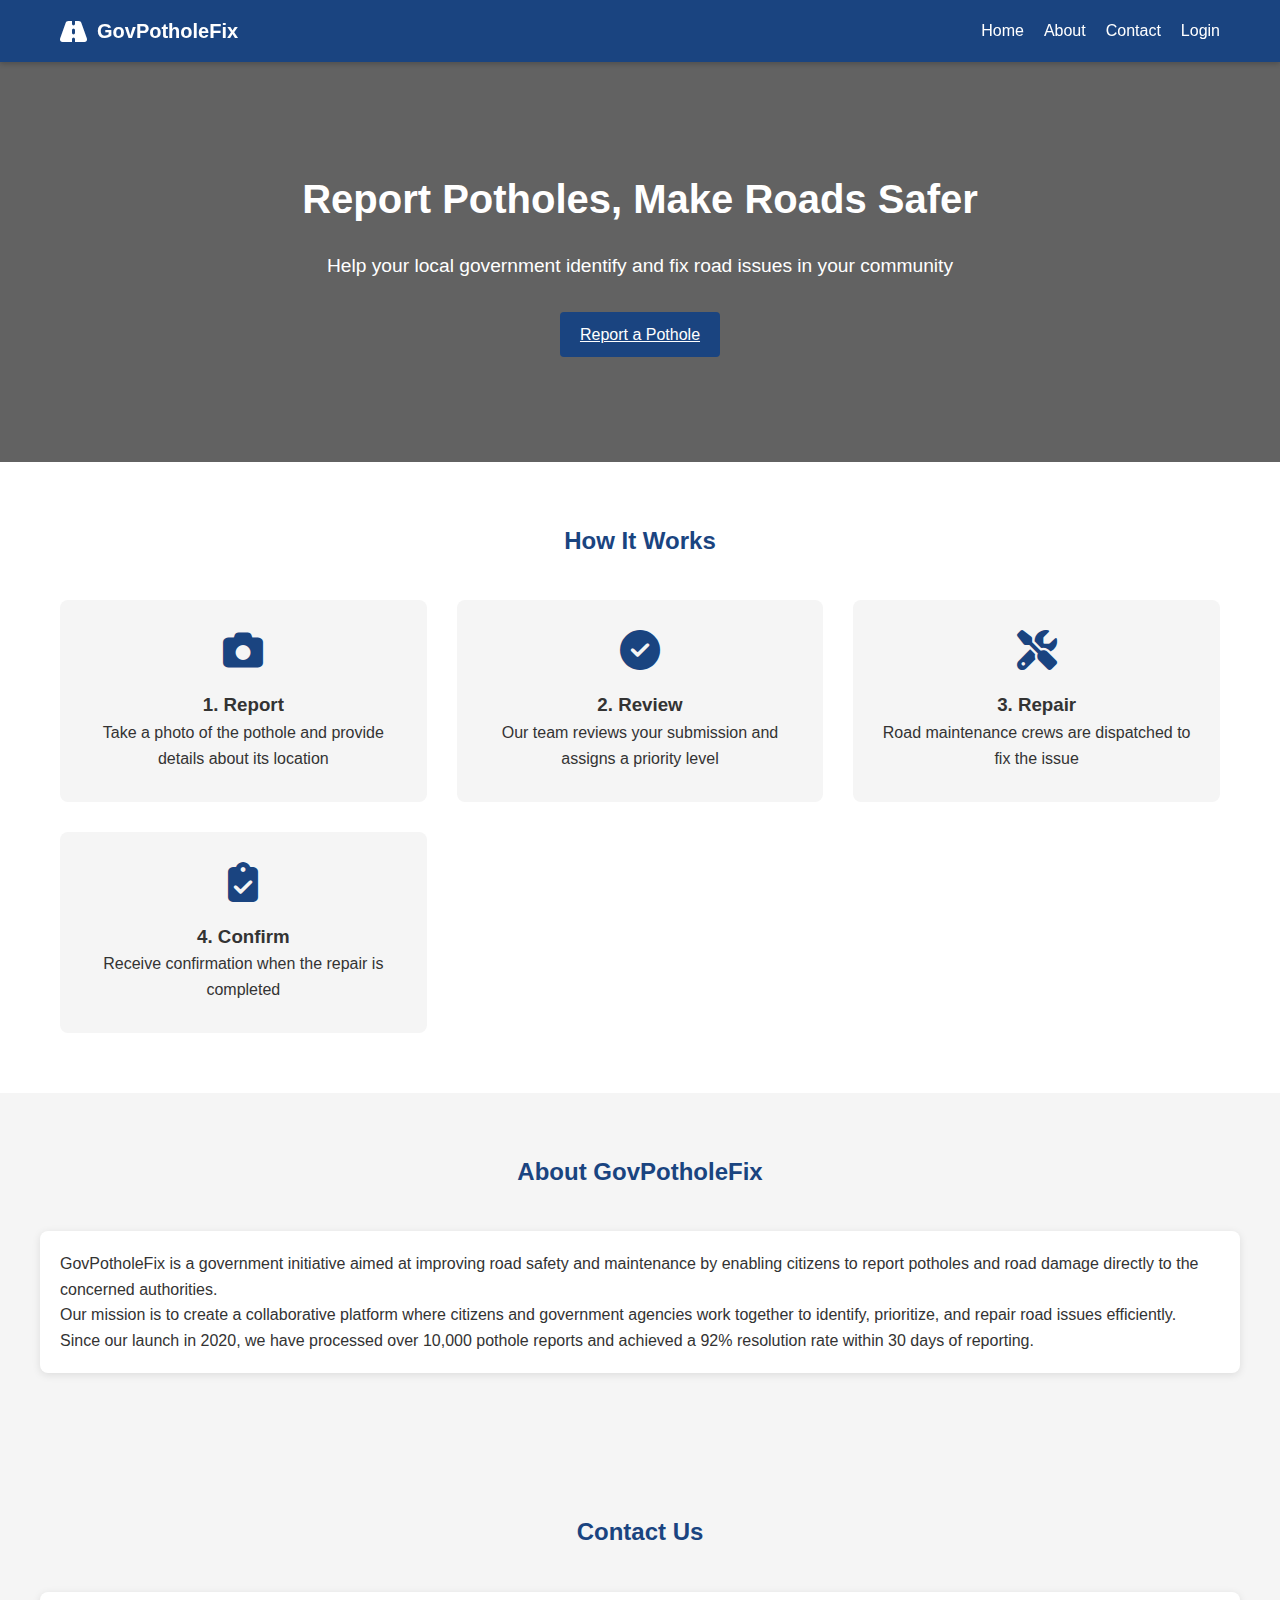
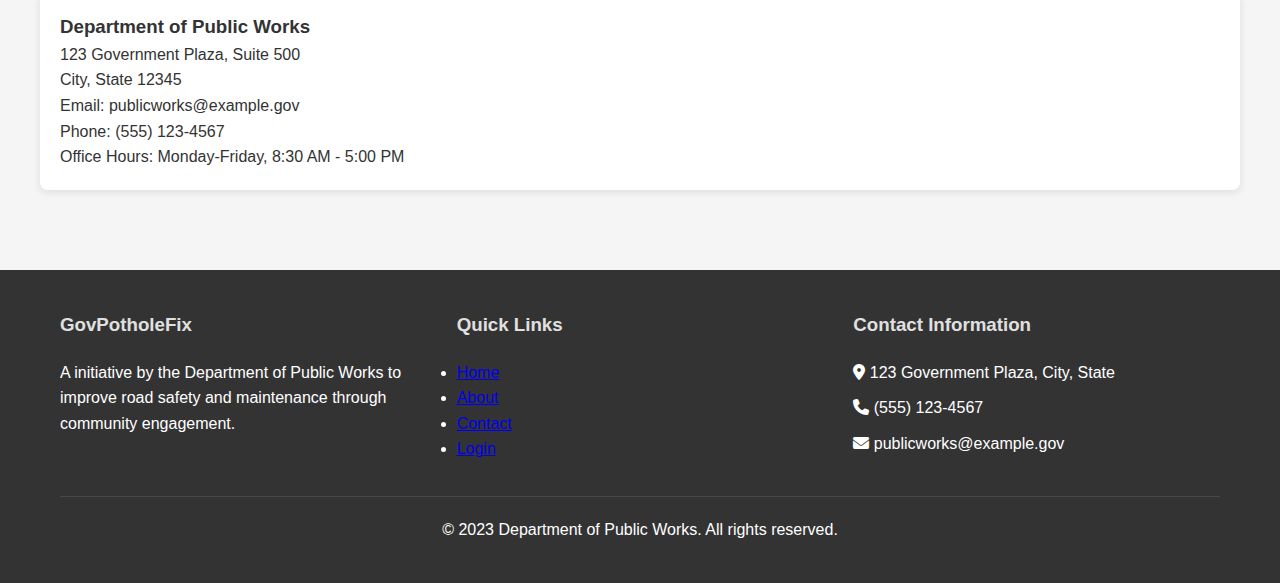
<file: templates/index.html>
<!DOCTYPE html>
<html lang="en">
<head>
    <meta charset="UTF-8">
    <meta name="viewport" content="width=device-width, initial-scale=1.0">
    <title>GovPotholeFix - Report Road Issues</title>
    <link rel="stylesheet" href="https://cdnjs.cloudflare.com/ajax/libs/font-awesome/6.4.0/css/all.min.css">
    <link rel="stylesheet" href="/static/css/styles.css">
</head>
<body>
    <!-- Header Section -->
    <header>
        <div class="container header-content">
            <div class="logo">
                <i class="fas fa-road"></i>
                <h1>GovPotholeFix</h1>
            </div>
            <button class="mobile-menu-btn">
                <i class="fas fa-bars"></i>
            </button>
            <nav>
                <ul>
                    <li><a href="#" class="nav-link" data-target="home">Home</a></li>
                    <li><a href="#" class="nav-link" data-target="about">About</a></li>
                    <li><a href="#" class="nav-link" data-target="contact">Contact</a></li>
                    <li><a href="#" class="nav-link" data-target="login">Login</a></li>
                </ul>
            </nav>
        </div>
    </header>
<!-- Main Content Area -->
    <main>
        <!-- Home Page -->
        <section id="home" class="page active">
            <div class="banner">
                <div class="container banner-content">
                    <h2>Report Potholes, Make Roads Safer</h2>
                    <p>Help your local government identify and fix road issues in your community</p>
                    <a href="#" class="btn nav-link" data-target="login">Report a Pothole</a>
                </div>
            </div>

            <div class="features">
                <div class="container">
                    <h2 class="section-title">How It Works</h2>
                    <div class="features-grid">
                        <div class="feature-card">
                            <i class="fas fa-camera"></i>
                            <h3>1. Report</h3>
                            <p>Take a photo of the pothole and provide details about its location</p>
                        </div>
                        <div class="feature-card">
                            <i class="fas fa-check-circle"></i>
                            <h3>2. Review</h3>
                            <p>Our team reviews your submission and assigns a priority level</p>
                        </div>
                        <div class="feature-card">
                            <i class="fas fa-tools"></i>
                            <h3>3. Repair</h3>
                            <p>Road maintenance crews are dispatched to fix the issue</p>
                        </div>
                        <div class="feature-card">
                            <i class="fas fa-clipboard-check"></i>
                            <h3>4. Confirm</h3>
                            <p>Receive confirmation when the repair is completed</p>
                        </div>
                    </div>
                </div>
            </div>
        </section>

         <!-- About Page -->
        <section id="about" class="page">
            <div class="container" style="padding: 60px 0;">
                <h2 class="section-title">About GovPotholeFix</h2>
                <div class="card">
                    <p>GovPotholeFix is a government initiative aimed at improving road safety and maintenance by enabling citizens to report potholes and road damage directly to the concerned authorities.</p>
                    <p>Our mission is to create a collaborative platform where citizens and government agencies work together to identify, prioritize, and repair road issues efficiently.</p>
                    <p>Since our launch in 2020, we have processed over 10,000 pothole reports and achieved a 92% resolution rate within 30 days of reporting.</p>
                </div>
            </div>
        </section>

        <!-- Contact Page -->
        <section id="contact" class="page">
            <div class="container" style="padding: 60px 0;">
                <h2 class="section-title">Contact Us</h2>
                <div class="card">
                    <h3>Department of Public Works</h3>
                    <p>123 Government Plaza, Suite 500<br>City, State 12345</p>
                    <p>Email: publicworks@example.gov<br>Phone: (555) 123-4567</p>
                    <p>Office Hours: Monday-Friday, 8:30 AM - 5:00 PM</p>
                </div>
            </div>
        </section>
    </main>
<!-- Footer -->
    <footer>
        <div class="container">
            <div class="footer-content">
                <div class="footer-section">
                    <h3>GovPotholeFix</h3>
                    <p>A initiative by the Department of Public Works to improve road safety and maintenance through community engagement.</p>
                </div>
                <div class="footer-section">
                    <h3>Quick Links</h3>
                    <ul>
                        <li><a href="#" class="nav-link" data-target="home">Home</a></li>
                        <li><a href="#" class="nav-link" data-target="about">About</a></li>
                        <li><a href="#" class="nav-link" data-target="contact">Contact</a></li>
                        <li><a href="#" class="nav-link" data-target="login">Login</a></li>
                    </ul>
                </div>
                <div class="footer-section footer-contact">
                    <h3>Contact Information</h3>
                    <p><i class="fas fa-map-marker-alt"></i> 123 Government Plaza, City, State</p>
                    <p><i class="fas fa-phone"></i> (555) 123-4567</p>
                    <p><i class="fas fa-envelope"></i> publicworks@example.gov</p>
                </div>
            </div>
            <div class="footer-bottom">
                <p>&copy; 2023 Department of Public Works. All rights reserved.</p>
            </div>
        </div>
        <script src="/static/js/scripts.js"></script>
    </footer>
  </body>
</html>
</file>
<file: static/css/styles.css>
/* CSS Reset and Variables */
        :root {
            --primary-blue: #1a4480;
            --secondary-blue: #3a7ca5;
            --light-gray: #f5f5f5;
            --medium-gray: #e0e0e0;
            --dark-gray: #333;
            --white: #ffffff;
            --red: #d32f2f;
            --yellow: #fbc02d;
            --green: #388e3c;
            --shadow: 0 2px 8px rgba(0, 0, 0, 0.1);
            --transition: all 0.3s ease;
        }

        * {
            margin: 0;
            padding: 0;
            box-sizing: border-box;
            font-family: 'Segoe UI', Tahoma, Geneva, Verdana, sans-serif;
        }

        body {
            background-color: var(--light-gray);
            color: var(--dark-gray);
            line-height: 1.6;
        }

        /* Common Components */
        .container {
            width: 100%;
            max-width: 1200px;
            margin: 0 auto;
            padding: 0 20px;
        }

        .btn {
            display: inline-block;
            padding: 10px 20px;
            background-color: var(--primary-blue);
            color: white;
            border: none;
            border-radius: 4px;
            cursor: pointer;
            transition: var(--transition);
            font-weight: 500;
        }

        .btn:hover {
            background-color: var(--secondary-blue);
            transform: translateY(-2px);
        }

        .btn-red {
            background-color: var(--red);
        }

        .btn-yellow {
            background-color: var(--yellow);
            color: var(--dark-gray);
        }

        .btn-green {
            background-color: var(--green);
        }

        .card {
            background: var(--white);
            border-radius: 8px;
            box-shadow: var(--shadow);
            padding: 20px;
            margin-bottom: 20px;
        }

        /* Header Styles */
        header {
            background-color: var(--primary-blue);
            color: white;
            padding: 15px 0;
            position: sticky;
            top: 0;
            z-index: 100;
            box-shadow: 0 2px 5px rgba(0, 0, 0, 0.2);
        }

        .header-content {
            display: flex;
            justify-content: space-between;
            align-items: center;
        }

        .logo {
            display: flex;
            align-items: center;
            gap: 10px;
        }

        .logo i {
            font-size: 24px;
        }

        .logo h1 {
            font-size: 20px;
        }

        nav ul {
            display: flex;
            list-style: none;
            gap: 20px;
        }

        nav a {
            color: white;
            text-decoration: none;
            transition: var(--transition);
            font-weight: 500;
        }

        nav a:hover {
            color: var(--medium-gray);
        }

        .mobile-menu-btn {
            display: none;
            background: none;
            border: none;
            color: white;
            font-size: 24px;
            cursor: pointer;
        }

        /* Banner Section */
        .banner {
            height: 400px;
            background: linear-gradient(rgba(0, 0, 0, 0.6), rgba(0, 0, 0, 0.6)), url('https://images.unsplash.com/photo-1542224566-6e85f2eaf2e6?ixlib=rb-4.0.3') center/cover no-repeat;
            color: white;
            display: flex;
            align-items: center;
            text-align: center;
        }

        .banner-content {
            max-width: 800px;
            margin: 0 auto;
        }

        .banner h2 {
            font-size: 2.5rem;
            margin-bottom: 20px;
        }

        .banner p {
            font-size: 1.2rem;
            margin-bottom: 30px;
        }

        /* Features Section */
        .features {
            padding: 60px 0;
            background-color: var(--white);
        }

        .section-title {
            text-align: center;
            margin-bottom: 40px;
            color: var(--primary-blue);
        }

        .features-grid {
            display: grid;
            grid-template-columns: repeat(auto-fit, minmax(300px, 1fr));
            gap: 30px;
        }

        .feature-card {
            text-align: center;
            padding: 30px 20px;
            border-radius: 8px;
            background: var(--light-gray);
            transition: var(--transition);
        }

        .feature-card:hover {
            transform: translateY(-5px);
            box-shadow: var(--shadow);
        }

        .feature-card i {
            font-size: 40px;
            color: var(--primary-blue);
            margin-bottom: 20px;
        }

        /* Footer */
        footer {
            background-color: var(--dark-gray);
            color: white;
            padding: 40px 0;
        }

        .footer-content {
            display: grid;
            grid-template-columns: repeat(auto-fit, minmax(250px, 1fr));
            gap: 30px;
        }

        .footer-section h3 {
            margin-bottom: 20px;
            color: var(--medium-gray);
        }

        .footer-contact p {
            margin-bottom: 10px;
        }

        .footer-bottom {
            text-align: center;
            margin-top: 30px;
            padding-top: 20px;
            border-top: 1px solid rgba(255, 255, 255, 0.1);
        }

        /* Login Page */
        .login-container {
            display: flex;
            justify-content: center;
            align-items: center;
            min-height: calc(100vh - 200px);
            padding: 40px 0;
        }

        .login-box {
            width: 100%;
            max-width: 400px;
            background: var(--white);
            border-radius: 8px;
            box-shadow: var(--shadow);
            padding: 30px;
        }

        .login-tabs {
            display: flex;
            margin-bottom: 20px;
        }

        .login-tab {
            flex: 1;
            text-align: center;
            padding: 10px;
            background: var(--medium-gray);
            cursor: pointer;
            transition: var(--transition);
        }

        .login-tab.active {
            background: var(--primary-blue);
            color: white;
        }

        .login-form {
            display: none;
        }

        .login-form.active {
            display: block;
        }

        .form-group {
            margin-bottom: 20px;
        }

        .form-group label {
            display: block;
            margin-bottom: 8px;
            font-weight: 500;
        }

        .form-group input {
            width: 100%;
            padding: 12px;
            border: 1px solid var(--medium-gray);
            border-radius: 4px;
            font-size: 16px;
        }

        /* Dashboard */
        .dashboard {
            display: none;
            padding: 30px 0;
        }

        .dashboard-container {
            display: flex;
            gap: 20px;
        }

        .sidebar {
            width: 250px;
            background: var(--white);
            border-radius: 8px;
            box-shadow: var(--shadow);
            padding: 20px 0;
        }

        .sidebar-menu {
            list-style: none;
        }

        .sidebar-menu li {
            padding: 15px 20px;
            border-left: 4px solid transparent;
            transition: var(--transition);
            cursor: pointer;
        }

        .sidebar-menu li:hover {
            background: var(--light-gray);
            border-left: 4px solid var(--primary-blue);
        }

        .sidebar-menu li.active {
            background: var(--light-gray);
            border-left: 4px solid var(--primary-blue);
        }

        .dashboard-content {
            flex: 1;
        }

        .dashboard-section {
            display: none;
        }

        .dashboard-section.active {
            display: block;
        }

        /* Raise Complaint Form */
        .complaint-form .form-group {
            margin-bottom: 20px;
        }

        .image-upload {
            border: 2px dashed var(--medium-gray);
            padding: 30px;
            text-align: center;
            margin-bottom: 20px;
            cursor: pointer;
        }

        .image-upload i {
            font-size: 40px;
            color: var(--primary-blue);
            margin-bottom: 10px;
        }

        .image-preview {
            display: none;
            max-width: 100%;
            margin-top: 20px;
            border-radius: 4px;
        }

        /* Complaint Status Table */
        .complaints-table {
            width: 100%;
            border-collapse: collapse;
            margin-top: 20px;
        }

        .complaints-table th,
        .complaints-table td {
            padding: 12px 15px;
            text-align: left;
            border-bottom: 1px solid var(--medium-gray);
        }

        .complaints-table th {
            background-color: var(--primary-blue);
            color: white;
        }

        .complaints-table tr:hover {
            background-color: rgba(26, 68, 128, 0.05);
        }

        .status-badge {
            padding: 5px 10px;
            border-radius: 20px;
            font-size: 12px;
            font-weight: 500;
        }

        .status-pending {
            background-color: #ffecb3;
            color: #f57c00;
        }

        .status-in-progress {
            background-color: #bbdefb;
            color: #1976d2;
        }

        .status-completed {
            background-color: #c8e6c9;
            color: #388e3c;
        }

        .severity-white {
            background-color: white;
            border: 1px solid var(--medium-gray);
        }

        .severity-yellow {
            background-color: var(--yellow);
        }

        .severity-red {
            background-color: var(--red);
            color: white;
        }

        /* Admin Dashboard */
        .filters {
            display: flex;
            gap: 10px;
            margin-bottom: 20px;
            flex-wrap: wrap;
        }

        .filter-select {
            padding: 8px 12px;
            border: 1px solid var(--medium-gray);
            border-radius: 4px;
        }

        .action-buttons {
            display: flex;
            gap: 5px;
        }

        /* Responsive Design */
        @media (max-width: 992px) {
            .dashboard-container {
                flex-direction: column;
            }

            .sidebar {
                width: 100%;
                margin-bottom: 20px;
            }
        }

        @media (max-width: 768px) {
            .header-content {
                flex-direction: column;
                text-align: center;
                gap: 15px;
            }

            nav ul {
                justify-content: center;
            }

            .banner h2 {
                font-size: 2rem;
            }

            .banner p {
                font-size: 1rem;
            }

            .mobile-menu-btn {
                display: block;
                position: absolute;
                top: 15px;
                right: 20px;
            }

            nav ul {
                flex-direction: column;
                gap: 10px;
                display: none;
            }

            nav ul.show {
                display: flex;
            }

            .complaints-table {
                display: block;
                overflow-x: auto;
            }
        }
</file>
